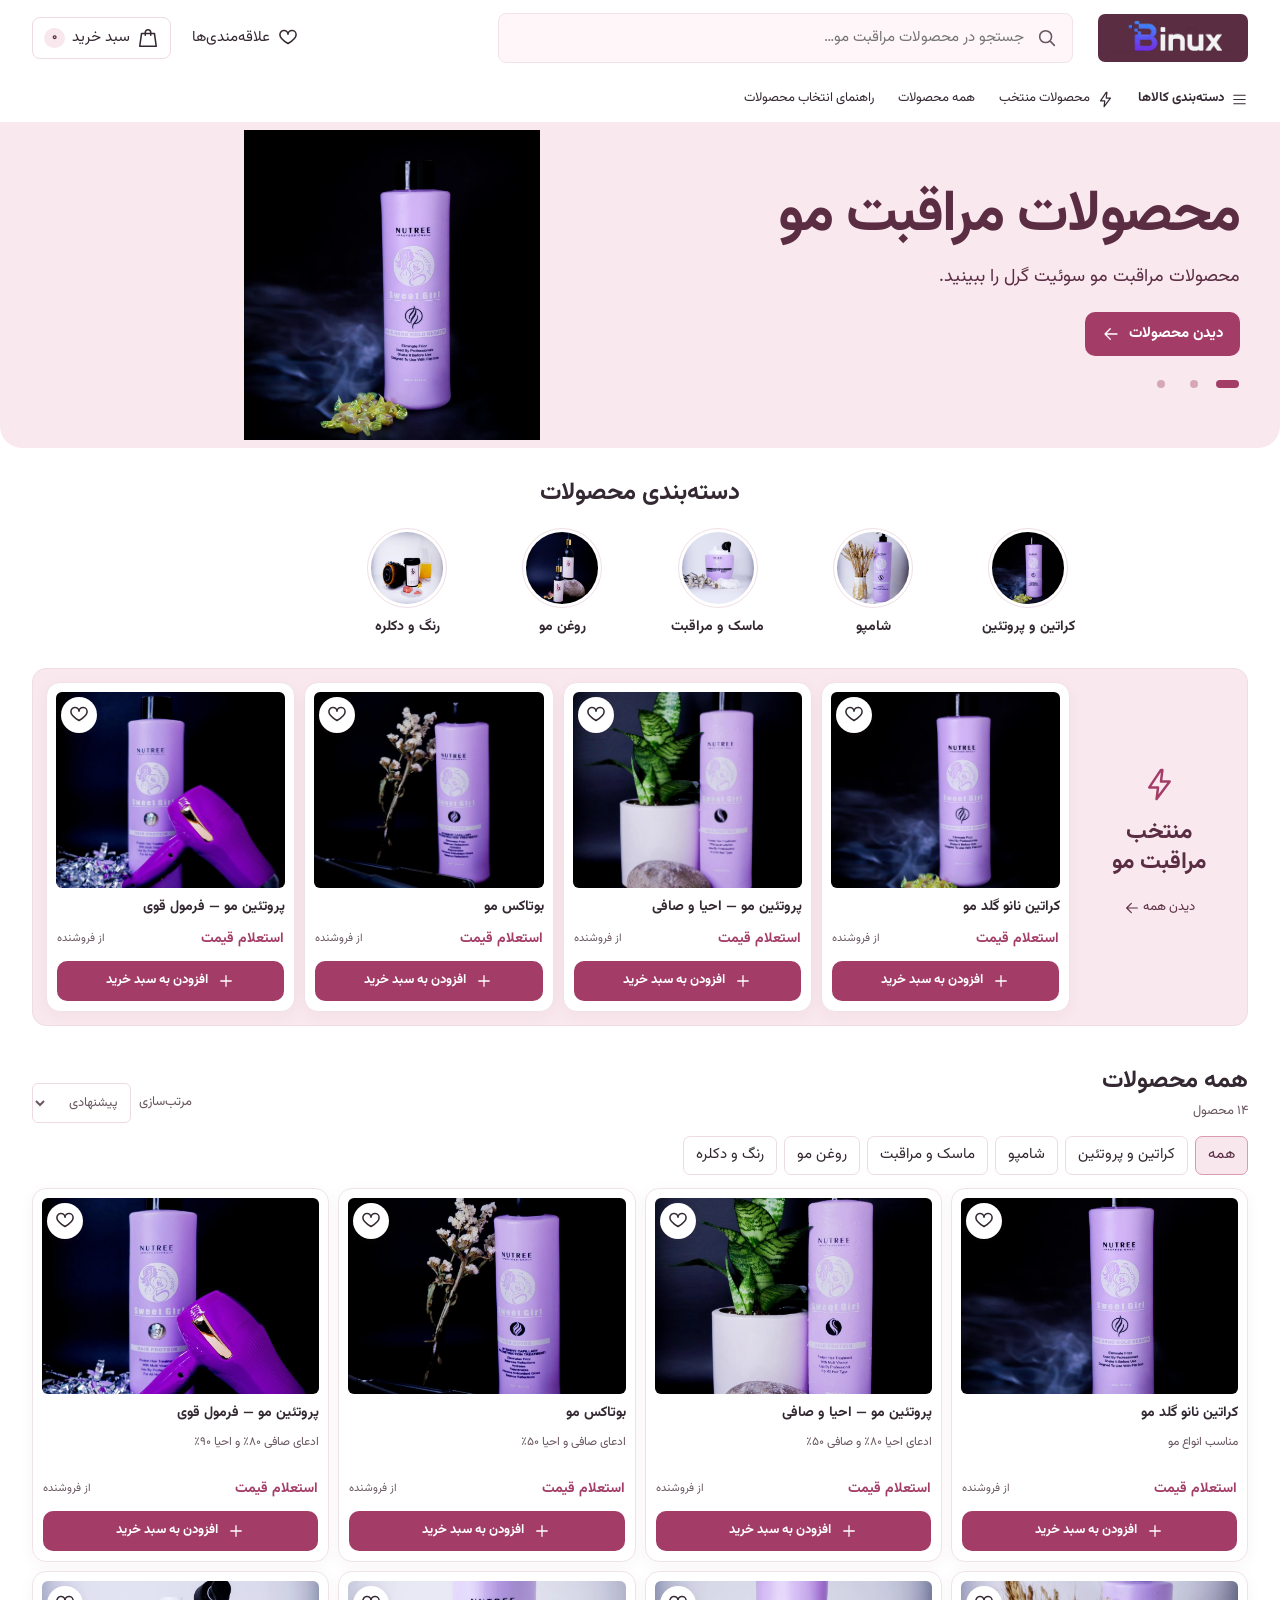
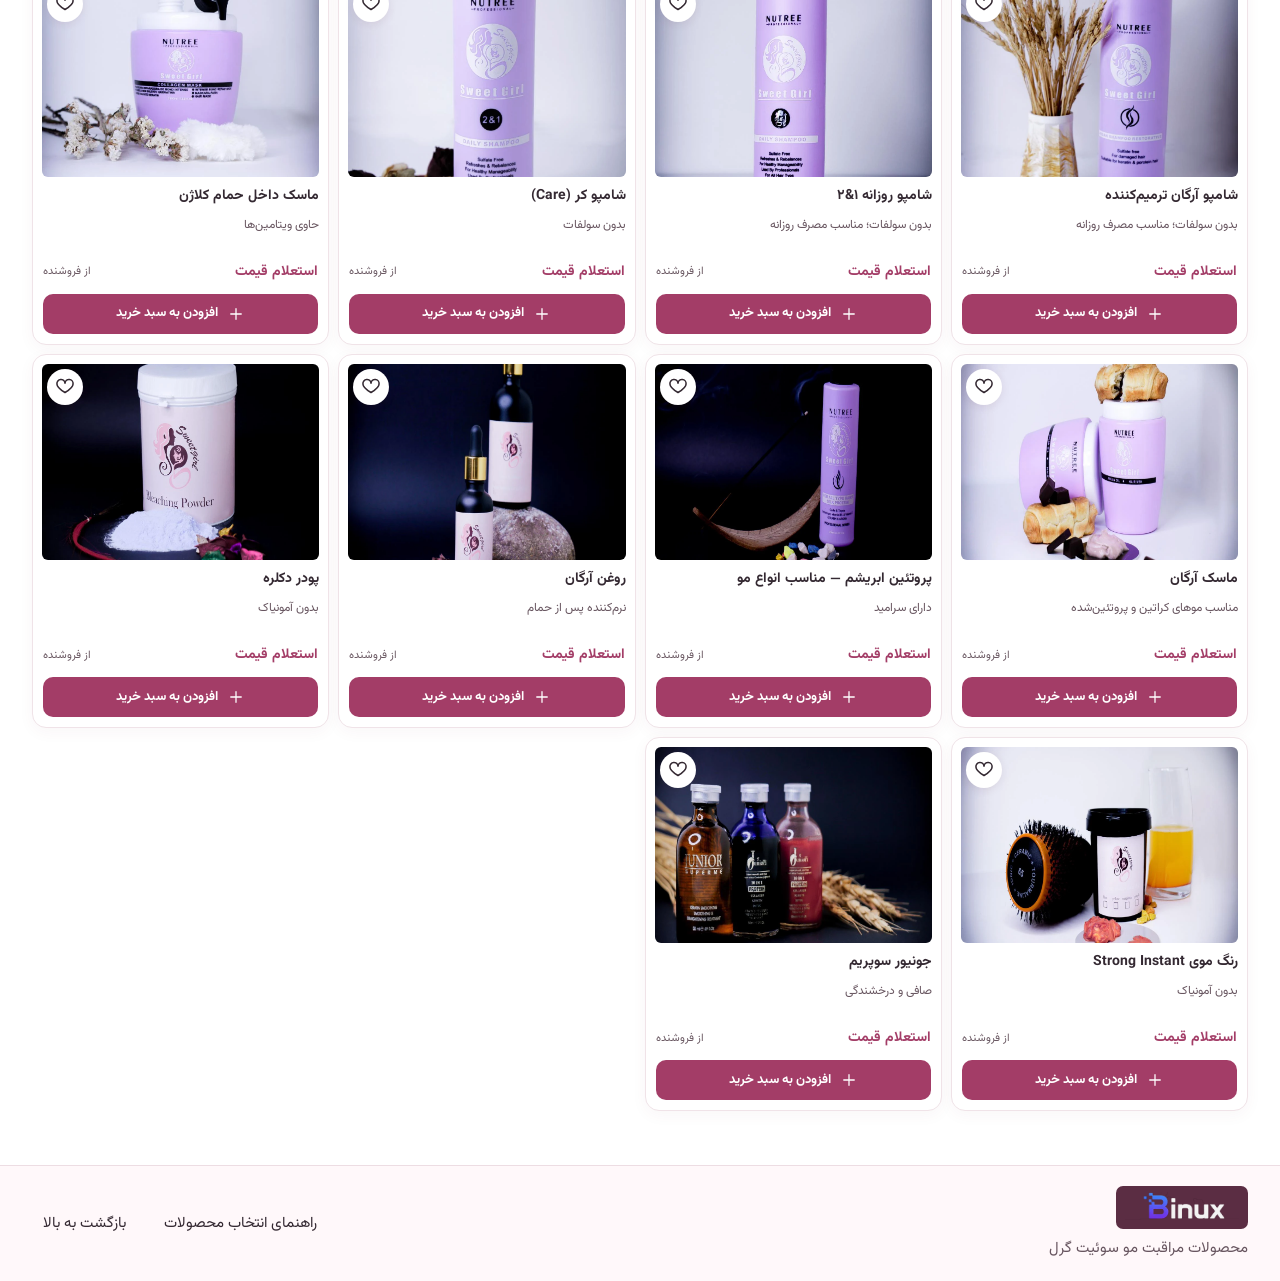
<file: public/index.html>
<!doctype html>
<html lang="fa" dir="rtl"><head><meta charset="utf-8"><meta name="viewport" content="width=device-width,initial-scale=1"><meta name="robots" content="noindex,nofollow"><meta name="theme-color" content="#17255b"><title>محصولات مراقبت مو سوئیت گرل</title><link rel="icon" href="assets/binux.png"><link rel="stylesheet" href="shop.css"><link rel="stylesheet" href="brand.css"><script src="shop.js" defer></script></head>
<body><svg class="sprite" xmlns="http://www.w3.org/2000/svg"><defs>
<symbol id="search" viewBox="0 0 24 24"><circle cx="10.5" cy="10.5" r="6.5"/><path d="m16 16 4 4"/></symbol><symbol id="bag" viewBox="0 0 24 24"><path d="M5 7h14l2 14H3L5 7Zm4 2V6a3 3 0 0 1 6 0v3"/></symbol><symbol id="heart" viewBox="0 0 24 24"><path d="M20.8 8.6c0 4-8.8 9.4-8.8 9.4S3.2 12.6 3.2 8.6A4.4 4.4 0 0 1 12 7.8a4.4 4.4 0 0 1 8.8.8Z"/></symbol><symbol id="menu" viewBox="0 0 24 24"><path d="M4 6h16M4 12h16M4 18h16"/></symbol><symbol id="arrow" viewBox="0 0 24 24"><path d="M20 12H4m7-7-7 7 7 7"/></symbol><symbol id="plus" viewBox="0 0 24 24"><path d="M5 12h14m-7-7v14"/></symbol><symbol id="close" viewBox="0 0 24 24"><path d="m6 6 12 12m0-12L6 18"/></symbol><symbol id="check" viewBox="0 0 24 24"><path d="m5 12 4 4L19 6"/></symbol><symbol id="bolt" viewBox="0 0 24 24"><path d="m13 2-8 12h6l-1 8 9-12h-6l1-8z"/></symbol>
</defs></svg>
<header><div class="shell head"><a class="brand" href="./" aria-label="خانه فروشگاه بینوکس"><img src="assets/binux.png" alt="بینوکس"></a><form class="search" id="search-form" role="search"><svg><use href="#search"/></svg><input id="query" type="search" placeholder="جستجو در محصولات مراقبت مو…" aria-label="جستجوی محصولات"></form><div class="actions"><button class="control" data-act="favorites"><svg><use href="#heart"/></svg><span>علاقه‌مندی‌ها</span></button><button class="control cart-control" id="cart-button" data-act="cart" aria-haspopup="dialog" aria-controls="panel" aria-label="سبد خرید"><svg><use href="#bag"/></svg><span>سبد خرید</span><b id="count" aria-live="polite" aria-atomic="true">۰</b></button></div></div>
<nav class="shell nav" aria-label="منوی فروشگاه"><details><summary><svg><use href="#menu"/></svg> دسته‌بندی کالاها</summary><div id="menu-items" class="menu-items"></div></details><a href="#offers"><svg><use href="#bolt"/></svg> محصولات منتخب</a><button data-cat="all">همه محصولات</button><button data-act="help">راهنمای انتخاب محصولات</button></nav></header>
<main><section class="hero" id="hero" aria-label="ویترین محصولات"><div class="shell hero-inner"><div class="hero-copy"><h1 id="hero-title">محصولات مراقبت مو</h1><p id="hero-desc">محصولات مراقبت مو سوئیت گرل را ببینید.</p><button class="primary" id="hero-link" data-cat="all">دیدن محصولات <svg><use href="#arrow"/></svg></button><div class="dots" id="dots" aria-label="اسلایدها"></div></div><img id="hero-image" src="assets/products/keratin-gold.webp" alt="محصولات مراقبت مو سوئیت گرل" fetchpriority="high"></div></section>
<div class="shell"><section class="categories" aria-labelledby="cat-title"><h2 id="cat-title">دسته‌بندی محصولات</h2><div class="cat-grid" id="categories"></div></section>
<section class="offers" id="offers" aria-labelledby="offer-title"><div class="offer-heading"><svg><use href="#bolt"/></svg><h2 id="offer-title">منتخب مراقبت مو</h2><button data-cat="all">دیدن همه <svg><use href="#arrow"/></svg></button></div><div class="offer-grid" id="offer-grid"></div></section>
<section class="catalog" id="catalog" aria-labelledby="catalog-title"><div class="catalog-head"><div><h2 id="catalog-title">همه محصولات</h2><p id="results" role="status"></p></div><label>مرتب‌سازی <select id="sort"><option value="default">پیشنهادی</option><option value="name">بر اساس نام</option></select></label></div><div class="filters" id="filters"></div><div class="product-grid" id="products"></div></section></div></main>
<footer><div class="shell footer"><div><img src="assets/binux.png" alt="بینوکس"><p>محصولات مراقبت مو سوئیت گرل</p></div><button class="control" data-act="help">راهنمای انتخاب محصولات</button><a href="#" class="control">بازگشت به بالا</a></div></footer>
<dialog id="panel" aria-labelledby="panel-title"><div class="panel-head"><h2 id="panel-title"></h2><button class="icon" data-act="close" aria-label="بستن"><svg><use href="#close"/></svg></button></div><div id="panel-body"></div></dialog><div class="toast" id="toast" role="status" aria-live="polite"></div><noscript>برای استفاده از سبد خرید و فیلترها، جاوااسکریپت را فعال کنید.</noscript></body></html>
</file>
<file: public/shop.css>
@font-face{font-family:Vazir;src:url(assets/Vazirmatn-Regular.ttf) format('truetype');font-display:swap}@font-face{font-family:Vazir;src:url(assets/Vazirmatn-Bold.ttf) format('truetype');font-weight:700;font-display:swap}
:root{--navy:#5b2d43;--accent:#a33d67;--ink:#342932;--soft:#f8e8ee;--line:#eddde3;--muted:#685660;--paper:#fff8fa;--white:#fff}*{box-sizing:border-box}html{scroll-padding-top:16px;accent-color:var(--accent)}body{margin:0;background:#fff;color:var(--ink);font:15px/1.65 Vazir,Tahoma,sans-serif}::selection{color:var(--navy);background:#cfd6ff}:focus-visible{outline:2px solid #6477ff;outline-offset:3px}a{text-decoration:none;color:inherit}button,input,select{font:inherit;color:inherit}button,summary,select{cursor:pointer}button{border:0;background:none;padding:0}button:disabled{opacity:.5;cursor:not-allowed}img{display:block;max-width:100%}h1,h2,h3,p{margin:0}svg{width:22px;height:22px;fill:none;stroke:currentColor;stroke-width:1.7;stroke-linecap:round;stroke-linejoin:round;flex:none}.sprite{position:absolute;width:0;height:0}.shell{max-width:1376px;margin-inline:auto;padding-inline:32px}.announcement{min-height:40px;padding:5px 12px;background:var(--navy);color:white;display:flex;align-items:center;justify-content:center;gap:10px;font-size:13px}.announcement b{padding:1px 8px;border-radius:5px;background:#dce2ff;color:var(--navy);white-space:nowrap}.head{display:flex;align-items:center;gap:25px;min-height:76px}.brand{flex:none}.brand img,.footer img{width:132px;height:auto}.search{display:flex;align-items:center;gap:12px;background:#f1f2f7;border-radius:8px;padding:0 14px;width:min(100%,575px);color:var(--muted)}.search input{background:none;border:0;min-width:0;flex:1;padding:12px 0;caret-color:var(--accent)}.actions{margin-inline-start:auto;display:flex;align-items:center;gap:10px}.control,.icon{display:inline-flex;align-items:center;justify-content:center;gap:7px;white-space:nowrap;padding:7px 11px;border-radius:8px;min-height:42px}.control:hover,.icon:hover{background:var(--soft)}.cart-control{border:1px solid var(--line)}#count{font-size:12px;background:var(--soft);color:var(--navy);border-radius:50px;min-width:21px;text-align:center}.nav{display:flex;align-items:center;gap:24px;min-height:46px;font-size:13px}.nav summary,.nav a{display:flex;align-items:center;gap:7px}.nav svg{width:17px;height:17px}.nav details{position:relative;font-weight:700}.nav summary{list-style:none}.nav summary::-webkit-details-marker{display:none}.menu-items{background:white;border:1px solid var(--line);padding:7px;border-radius:8px;min-width:155px;position:absolute;z-index:3;inset-block-start:28px;box-shadow:0 8px 24px #10182018}.menu-items button{display:block;text-align:start;width:100%;padding:7px 10px}.menu-items button:hover{background:var(--soft)}
.hero{background:#e6e9fc;color:var(--navy);overflow:hidden}.hero-inner{display:grid;grid-template-columns:.95fr 1.35fr;min-height:310px;align-items:stretch}.hero-copy{align-self:center;padding:30px 0 22px 20px}.hero h1{font-size:clamp(30px,4.5vw,64px);line-height:1.15;letter-spacing:-.025em;text-wrap:balance}.hero p{margin:14px 0 19px;font-size:clamp(14px,1.4vw,18px)}.hero img{width:100%;height:310px;object-fit:cover;object-position:center 49%}.hero img.slide{animation:appear .32s ease-out}@keyframes appear{from{opacity:.55}to{opacity:1}}.primary{display:inline-flex;align-items:center;justify-content:center;gap:9px;padding:10px 17px;min-height:44px;background:var(--accent);color:white;font-weight:700;border-radius:8px}.primary:hover:not(:disabled){background:var(--navy)}.primary svg{width:18px;height:18px}.dots{display:flex;gap:7px;margin-top:16px}.dots button{width:26px;height:23px;display:grid;place-items:center}.dots button::after{content:'';width:8px;height:8px;border-radius:8px;background:#8b97c7}.dots [aria-pressed=true]::after{width:23px;background:var(--navy)}
.categories{padding-block:26px 29px;text-align:center}.categories h2,.catalog h2{font-size:24px}.cat-grid{max-width:920px;margin:13px auto 0;display:grid;grid-template-columns:repeat(6,minmax(0,1fr));gap:12px}.cat-item{display:grid;justify-items:center;gap:7px;font-size:14px;font-weight:700}.cat-item img{width:82px;height:82px;border-radius:50%;object-fit:cover;outline:1px solid var(--line);outline-offset:3px;margin:5px}.cat-item:hover img,.cat-item[aria-pressed=true] img{outline:2px solid var(--accent)}.offers{display:grid;grid-template-columns:150px 1fr;gap:14px;padding:13px;background:var(--navy);border-radius:14px;color:white}.offer-heading{align-self:center;text-align:center;padding:10px}.offer-heading>svg{width:35px;height:35px;color:#aab8ff}.offer-heading h2{font-size:23px;line-height:1.3;margin-block:6px 11px}.offer-heading button{display:inline-flex;align-items:center;justify-content:center;gap:3px;font-size:13px;min-height:38px}.offer-heading button svg{width:16px}.offer-grid,.product-grid{display:grid;grid-template-columns:repeat(4,minmax(0,1fr));gap:9px}.product{min-width:0;background:white;color:var(--ink);border-radius:9px;border:1px solid var(--line);overflow:hidden;position:relative;display:flex;flex-direction:column}.product-main{text-align:start;display:flex;flex:1;flex-direction:column;padding:9px;width:100%;gap:7px}.product-main:hover h3{color:var(--accent)}.product img{width:100%;height:152px;object-fit:cover;border-radius:6px;background:var(--paper)}.product h3{font-size:14px;font-weight:700}.favorite{position:absolute;inset-inline-end:14px;inset-block-start:14px;background:white;border-radius:50%;min-width:36px;min-height:36px;padding:6px}.favorite[aria-pressed=true]{color:var(--accent)}.favorite[aria-pressed=true] svg{fill:#c7ceff}.prices{margin-top:auto;padding:0 10px 10px;display:flex;align-items:center;gap:6px;font-variant-numeric:tabular-nums}.prices>div{margin-inline-start:auto;text-align:end}.price{display:block;font-size:14px;font-weight:700;color:var(--navy);white-space:nowrap}.prices s{color:var(--muted);font-size:12px}.discount{background:#ebeeff;color:#23349e;border-radius:6px;padding:2px 6px;font-size:12px;font-weight:700;white-space:nowrap}.catalog{padding-block:36px 54px}.catalog-head{display:flex;align-items:end;justify-content:space-between;gap:8px}.catalog-head p,.catalog-head label{color:var(--muted);font-size:13px}.catalog-head label{display:flex;align-items:center;gap:8px}.catalog select{background:white;border:1px solid var(--line);padding:8px;border-radius:6px;max-width:145px}.filters{display:flex;flex-wrap:wrap;gap:7px;margin:13px 0}.chip{padding:6px 12px;min-height:36px;border:1px solid var(--line);border-radius:7px}.chip:hover,.chip[aria-pressed=true]{background:var(--soft);border-color:#a4afe8;color:var(--navy)}.empty{grid-column:1/-1;padding:28px 14px;text-align:center;background:var(--paper);border-radius:10px}.empty p{margin:5px 0 13px}footer{background:var(--paper);border-top:1px solid var(--line)}.footer{display:flex;align-items:center;gap:16px;min-height:115px}.footer div{margin-inline-end:auto}.footer p{margin-top:8px;color:var(--muted)}.footer-end{text-align:center;padding:12px;border-top:1px solid var(--line);color:var(--muted);font-size:13px}
#panel{width:min(94%,540px);max-height:89vh;overscroll-behavior:contain;border:1px solid var(--line);border-radius:13px;color:var(--ink);padding:0;box-shadow:0 16px 65px #10182024}#panel::backdrop{background:#131c40a0}body:has(#panel[open]){overflow:hidden}.panel-head{display:flex;justify-content:space-between;align-items:center;gap:10px;border-bottom:1px solid var(--line);padding:12px 18px}.panel-head h2{font-size:20px}#panel-body{padding:18px}.detail{display:grid;grid-template-columns:.85fr 1fr;gap:15px}.detail img{width:100%;height:210px;object-fit:cover;border-radius:8px}.detail p{color:var(--muted);margin:5px 0 10px}.detail label{display:block;margin-block:10px}.detail select{display:block;width:100%;background:white;border:1px solid var(--line);padding:6px;border-radius:6px}.notice{padding:10px 12px;background:var(--soft);color:var(--navy);border-radius:8px;margin-block:10px}.line-item{display:grid;grid-template-columns:62px 1fr;gap:10px;padding:8px 0;border-bottom:1px solid var(--line)}.line-item img{width:62px;height:68px;object-fit:cover;border-radius:7px}.line-item small{color:var(--muted)}.qty{display:flex;align-items:center;gap:9px}.qty button{min-width:36px;min-height:36px;color:var(--accent);font-weight:700}.total{display:flex;justify-content:space-between;gap:10px;padding:15px 0;border-top:1px solid var(--line);margin-top:12px}.row-actions{display:flex;flex-wrap:wrap;gap:8px}.toast{position:fixed;z-index:5;inset:auto 15px 16px auto;max-width:calc(100% - 30px);background:var(--navy);color:white;padding:9px 17px;border-radius:8px;box-shadow:0 6px 20px #10182018;pointer-events:none}.toast:empty{display:none}#panel-body details{padding:10px 0;border-bottom:1px solid var(--line)}
@media(max-width:860px){.shell{padding-inline:20px}.head{gap:13px}.actions span{display:none}.product-grid{grid-template-columns:repeat(3,minmax(0,1fr))}.offers{grid-template-columns:115px 1fr}.offer-grid{display:flex;overflow:auto;scroll-snap-type:x mandatory}.offer-grid .product{width:155px;flex:none;scroll-snap-align:start}.offer-grid .product img{height:112px}}
@media(max-width:580px){.shell{padding-inline:13px}.announcement{font-size:11px;gap:6px}.head{min-height:auto;padding-block:11px;flex-wrap:wrap;gap:10px}.brand img{width:101px}.actions{order:1}.search{order:2;width:100%}.search input{padding-block:8px;font-size:14px}.nav{gap:14px;min-height:39px;font-size:11px;flex-wrap:wrap;padding-bottom:6px}.nav svg{width:13px;height:13px}.nav a,.nav summary{gap:4px}.hero-inner{grid-template-columns:1fr 1fr;padding:0;min-height:218px}.hero-copy{padding:16px 13px 9px 6px}.hero h1{font-size:27px}.hero p{font-size:12px;line-height:1.5;margin:8px 0 12px}.hero img{height:100%;min-height:218px;object-position:46% center}.hero .primary{font-size:12px;padding:6px 8px;min-height:40px}.hero .primary svg{width:14px}.dots{margin-top:7px}.cat-grid{grid-template-columns:repeat(3,1fr);row-gap:13px}.cat-item img{width:57px;height:57px}.categories h2,.catalog h2{font-size:20px}.offers{grid-template-columns:1fr;gap:4px;padding:9px}.offer-heading{display:flex;align-items:center;justify-content:space-between;gap:7px;padding:0 4px}.offer-heading>svg{width:22px;height:22px}.offer-heading h2{font-size:18px;margin:0;margin-inline-end:auto}.offer-grid .product{width:142px}.catalog{padding-block:24px 36px}.product-grid{grid-template-columns:repeat(2,minmax(0,1fr));gap:7px}.product img{height:127px}.catalog-head label{font-size:0}.catalog select{font-size:12px}.footer{flex-wrap:wrap;padding-block:15px;gap:6px}.footer div{width:100%}.footer p{font-size:13px}.detail{grid-template-columns:1fr}.detail img{height:175px}}@media(prefers-reduced-motion:reduce){*,*::before,*::after{animation:none!important;scroll-behavior:auto!important}}\n.cat-grid{grid-template-columns:repeat(5,minmax(0,1fr));max-width:900px}.cat-item img{width:72px;height:72px;object-fit:cover}.product-main{gap:8px}.product img{height:196px;object-fit:cover;background:#f6f3f7}.product-note{display:block;color:var(--muted);font-size:12px;line-height:1.5;min-height:36px}.prices{justify-content:space-between;gap:8px}.prices .price{color:var(--accent);font-weight:700}.price-hint{font-size:11px;color:var(--muted)}.detail{grid-template-columns:minmax(0,1fr) 1fr;align-items:start}.detail-gallery{display:grid;grid-template-columns:repeat(auto-fit,minmax(90px,1fr));gap:8px}.detail-gallery img{width:100%;height:auto;aspect-ratio:1/1;object-fit:contain;background:#f6f3f7;border-radius:8px}.spec-list{margin:10px 0;padding-inline-start:20px;color:var(--ink)}.spec-list li{margin-block:5px}.source-note{font-size:12px;color:var(--muted);margin-block:8px}.offers .product-note{display:none}@media(max-width:580px){.detail{grid-template-columns:1fr}.detail-gallery{grid-template-columns:repeat(auto-fit,minmax(76px,1fr))}.product img{height:155px}.cat-grid{grid-template-columns:repeat(3,minmax(0,1fr))}}\n.hero-inner{padding-block:8px}.hero img{object-fit:contain;object-position:center;background:#e6e9fc}@media(max-width:580px){.hero-inner{padding-block:6px}}.hero{padding:8px}@media(max-width:580px){.hero{padding:6px}}\n/* Soft rose refresh */\nbody{background:#fffdfd}::selection{color:var(--navy);background:#f5ccd9}:focus-visible{outline-color:#b74872}.announcement b{background:#f9e3eb}.search{background:#fff6f9;border:1px solid #f3e3e9}.hero{background:#f9e8ee;border-radius:0 0 22px 22px}.hero img{background:#f9e8ee}.dots button::after{background:#d5a7b8}.dots [aria-pressed=true]::after{background:var(--accent)}.offers{background:#f9e8ee;color:var(--navy);border:1px solid #f0dce4}.offer-heading>svg{color:var(--accent)}.offer-heading button{color:var(--navy)}.cat-item:hover img,.cat-item[aria-pressed=true] img{outline-color:var(--accent)}.product{border-radius:14px;border-color:#f0e3e8;box-shadow:0 4px 16px #74374b0b}.product img{background:#fff7fa}.favorite{box-shadow:0 2px 8px #5b2d4318}.favorite[aria-pressed=true] svg{fill:#f3c7d6}.chip:hover,.chip[aria-pressed=true]{border-color:#d99ab2;color:var(--navy)}.discount{background:#fbe8ef;color:#7e294b}.catalog select,.cart-control{border-color:#eddae2}.control:hover,.icon:hover,.menu-items button:hover{background:#fbeaf0}.menu-items{background:#fffdfd}.primary{border-radius:10px}.primary:hover:not(:disabled){background:#702e4d}.cat-item img{outline-color:#f0dfe6}.panel-head{background:#fff8fa}#panel{box-shadow:0 16px 65px #5b2d4324}#panel::backdrop{background:#37202b80}.notice{background:#fbedf2;color:#5b2d43}.toast{background:var(--navy);box-shadow:0 6px 20px #5b2d4328}@media(max-width:580px){.hero{border-radius:0 0 16px 16px}}
.card-action{padding:0 10px 10px}.card-add{width:100%;min-height:40px;padding:7px 8px;font-size:13px}.card-qty,.detail-qty,.cart-qty{display:flex;align-items:center;justify-content:space-between;gap:8px;border:1px solid var(--line);border-radius:9px;padding:2px 5px}.card-qty{max-width:175px;margin-inline-start:auto}.card-qty button,.detail-qty button,.cart-qty button{width:34px;height:34px;border-radius:7px;color:var(--accent);font-size:20px;font-weight:700}.card-qty button:hover,.detail-qty button:hover,.cart-qty button:hover{background:var(--soft)}.card-qty output,.detail-qty output,.cart-qty output{min-width:24px;text-align:center;font-weight:700;font-variant-numeric:tabular-nums}.detail-cart-action{margin-top:15px}.detail-qty{width:180px}.cart-dialog#panel{width:min(96vw,1050px);max-height:92dvh;border-radius:16px}.cart-dialog #panel-body{padding:18px}.cart-layout{display:grid;grid-template-columns:minmax(0,1fr) 280px;gap:18px;align-items:start}.cart-heading{display:flex;justify-content:space-between;gap:12px;padding:2px 4px 12px;color:var(--muted);font-size:13px}.cart-heading b{color:var(--ink)}.cart-item{display:grid;grid-template-columns:minmax(140px,1fr) minmax(180px,.85fr);gap:15px;align-items:center;padding:14px 8px;border-top:1px solid var(--line)}.cart-product{display:flex;align-items:center;gap:13px;text-align:start;font-weight:700}.cart-product img{width:82px;height:82px;object-fit:cover;border-radius:8px;background:var(--paper)}.cart-line-controls{display:flex;align-items:center;justify-content:space-between;gap:8px}.cart-qty{width:132px}.cart-qty button{width:30px;height:32px}.remove-item,.clear-cart{color:var(--accent);padding:7px 10px;border-radius:7px}.remove-item:hover,.clear-cart:hover{background:var(--soft)}.cart-summary{position:sticky;top:0;padding:16px;border:1px solid var(--line);border-radius:12px;background:var(--paper)}.cart-summary h3{font-size:17px;margin-bottom:12px}.summary-row{display:flex;justify-content:space-between;gap:10px;padding:9px 0;border-top:1px solid var(--line);font-size:13px}.summary-row b{text-align:end}.continue-shopping{width:100%;margin-top:12px}.clear-cart{display:block;width:100%;margin-top:7px}.cart-empty{padding:32px 10px}.cart-empty .primary{margin-top:16px}@media(max-width:700px){.cart-dialog#panel{width:100vw;max-width:none;height:100dvh;max-height:100dvh;margin:0;border-radius:0}.cart-dialog #panel-body{padding:12px}.cart-layout{grid-template-columns:1fr;gap:12px}.cart-item{grid-template-columns:minmax(0,1fr);gap:8px;padding:12px 4px}.cart-product img{width:68px;height:68px}.cart-summary{position:static;padding:12px}.cart-summary h3{margin-bottom:6px}.summary-row{padding:6px 0}.continue-shopping{min-height:40px;margin-top:8px}.clear-cart{margin-top:2px}}
</file>
<file: public/brand.css>
.brand,.footer img{background:var(--navy);border-radius:7px;padding:6px 9px}.announcement,.nav{font-size:13px}@media(max-width:580px){.announcement,.nav{font-size:12px}.nav{gap:10px}}
</file>
